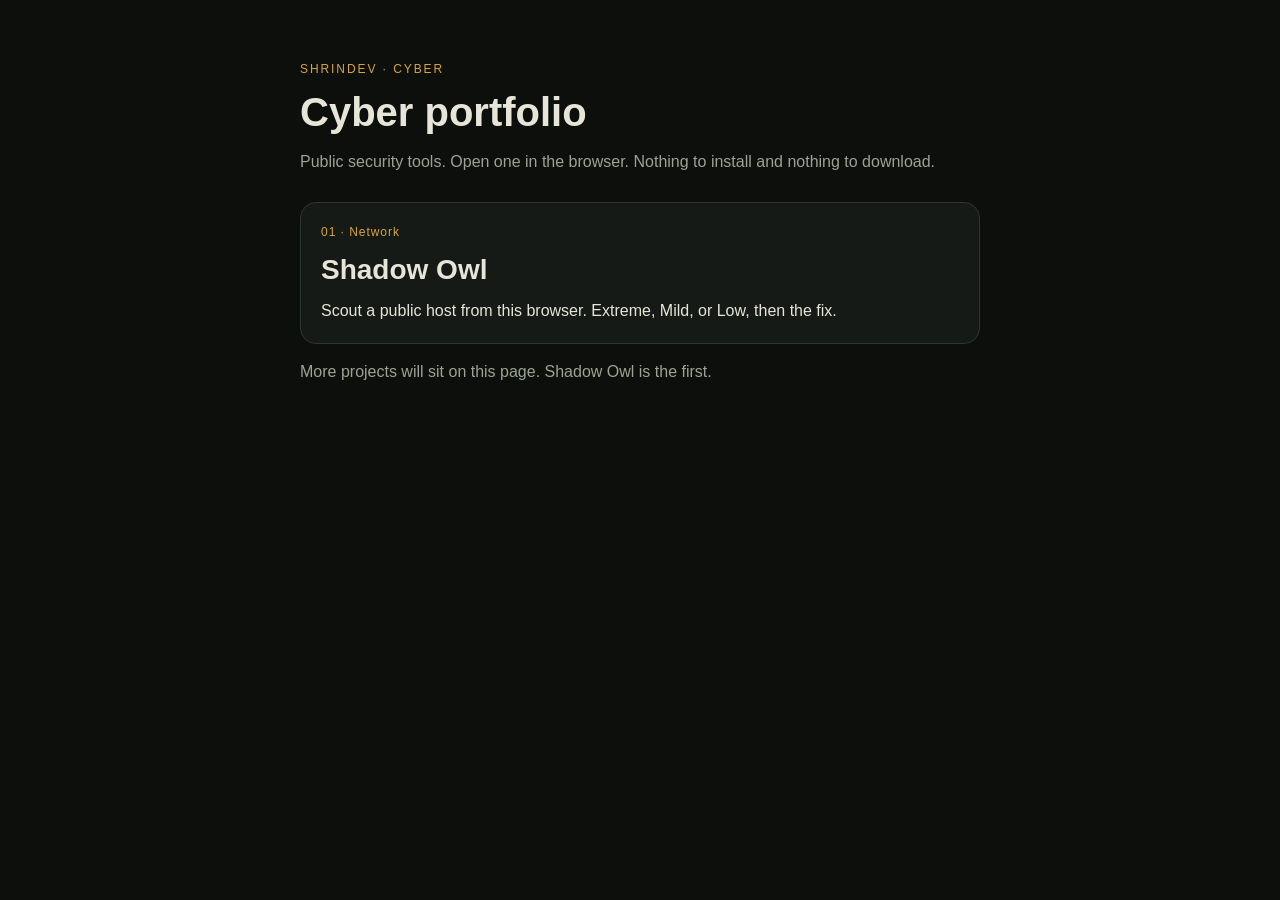
<file: index.html>
<!doctype html>
<html lang="en">
  <head>
    <meta charset="utf-8" />
    <meta name="viewport" content="width=device-width, initial-scale=1" />
    <title>Cyber Portfolio</title>
    <link rel="stylesheet" href="assets/owl.css" />
  </head>
  <body>
    <main class="wrap">
      <p class="mark">SHRINDEV · CYBER</p>
      <h1>Cyber portfolio</h1>
      <p class="lead">Public security tools. Open one in the browser. Nothing to install and nothing to download.</p>
      <a class="card" href="https://htmlpreview.github.io/?https://github.com/shrindev/cyber-portfolio/blob/723bd15bbdc79f9b33ce2c2581aaad2da35bf3a0/shadow-owl/index.html">
        <span class="kicker">01 · Network</span>
        <strong>Shadow Owl</strong>
        <span>Scout a public host from this browser. Extreme, Mild, or Low, then the fix.</span>
      </a>
      <p class="note">More projects will sit on this page. Shadow Owl is the first.</p>
    </main>
  </body>
</html>
</file>
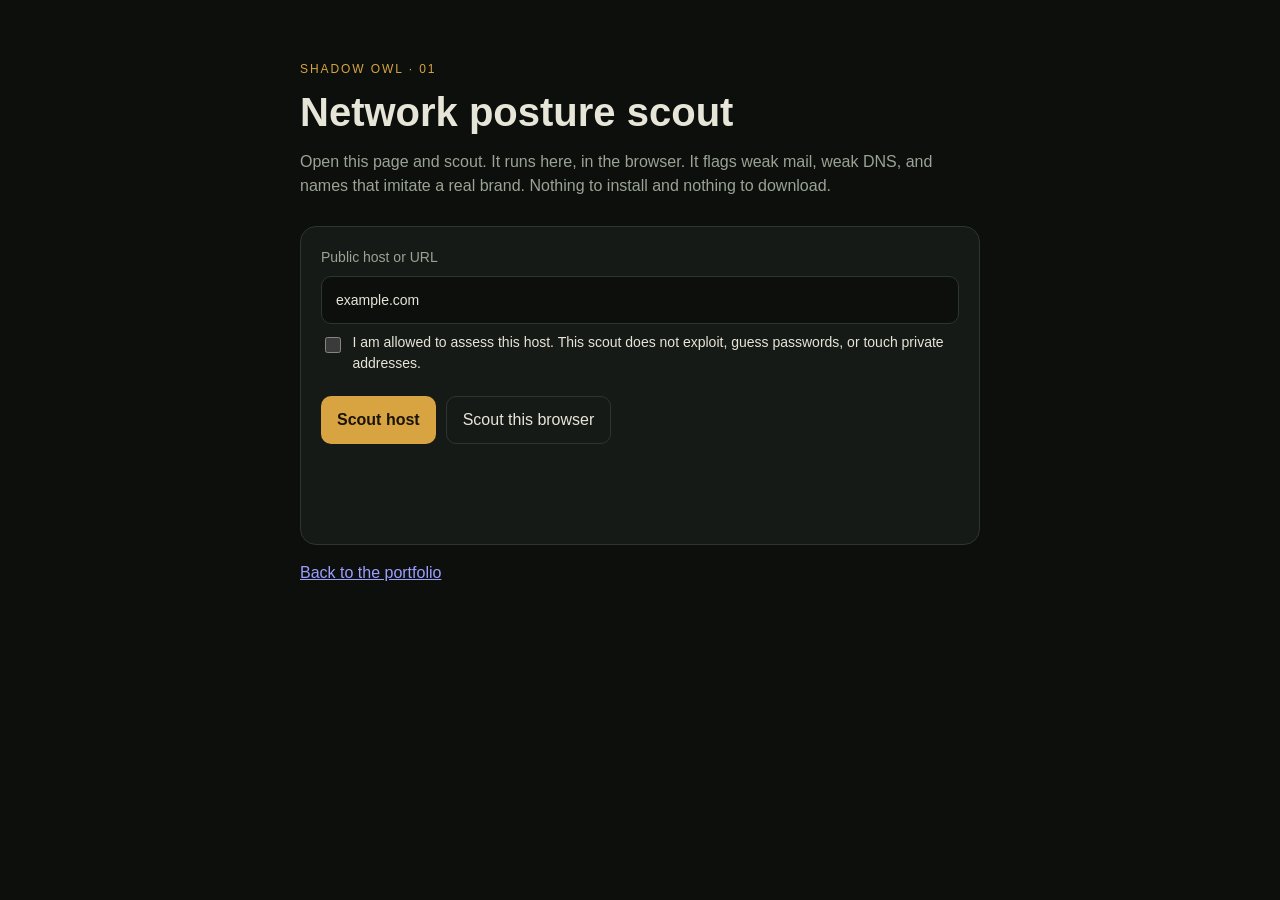
<file: shadow-owl/index.html>
<!doctype html>
<html lang="en">
  <head>
    <meta charset="utf-8" />
    <meta name="viewport" content="width=device-width, initial-scale=1" />
    <title>Shadow Owl</title>
    <link rel="stylesheet" href="../assets/owl.css" />
  </head>
  <body>
    <main class="wrap">
      <p class="mark">SHADOW OWL · 01</p>
      <h1>Network posture scout</h1>
      <p class="lead">Open this page and scout. It runs here, in the browser. It flags weak mail, weak DNS, and names that imitate a real brand. Nothing to install and nothing to download.</p>
      <form class="panel" id="form" action="#" method="post">
        <label>Public host or URL
          <input id="host" type="text" value="example.com" autocomplete="off" spellcheck="false" />
        </label>
        <label class="check">
          <input id="allowed" type="checkbox" />
          <span>I am allowed to assess this host. This scout does not exploit, guess passwords, or touch private addresses.</span>
        </label>
        <div class="row">
          <button class="go" id="go" type="button">Scout host</button>
          <button class="ghost" type="button" id="device">Scout this browser</button>
        </div>
        <p id="status" class="lead"></p>
        <p id="error" class="err"></p>
      </form>
      <section id="report"></section>
      <p class="note"><a id="back" href="https://htmlpreview.github.io/?https://github.com/shrindev/cyber-portfolio/blob/main/index.html">Back to the portfolio</a></p>
    </main>
    <script src="../assets/local-scout.js"></script>
    <script>
      (function () {
        function boot() {
          var go = document.querySelector("#go");
          var device = document.querySelector("#device");
          if (!go || !device || !window.ShadowOwl) {
            setTimeout(boot, 40);
            return;
          }
          if (go.getAttribute("data-ready") === "1") return;
          go.setAttribute("data-ready", "1");
          go.addEventListener("click", runHost);
          device.addEventListener("click", runDevice);
        }

        async function runHost() {
          var allowed = document.querySelector("#allowed");
          var status = document.querySelector("#status");
          var error = document.querySelector("#error");
          var report = document.querySelector("#report");
          var host = document.querySelector("#host").value;
          error.textContent = "";
          report.innerHTML = "";
          if (!allowed.checked) {
            error.textContent = "Confirm you are allowed to assess this host.";
            return;
          }
          status.textContent = "Scouting from this browser…";
          try {
            var data = await scoutHost(host);
            status.textContent = "";
            paint(data);
          } catch (reason) {
            status.textContent = "";
            error.textContent = reason.message || "The scout could not finish.";
          }
        }

        async function runDevice() {
          var status = document.querySelector("#status");
          var error = document.querySelector("#error");
          var report = document.querySelector("#report");
          error.textContent = "";
          report.innerHTML = "";
          status.textContent = "Reading this browser only…";
          var data = await ShadowOwl.scoutBrowser();
          status.textContent = "";
          paint(data);
        }

        async function scoutHost(host) {
          var deep = await deepScout(host);
          if (deep) return deep;
          return ShadowOwl.scout(host);
        }

        async function deepScout(host) {
          if (location.protocol === "file:") return null;
          if (location.hostname.endsWith("github.io")) return null;
          var response;
          try {
            response = await fetch(new URL("../api/scout", location.href), {
              method: "POST",
              headers: { "content-type": "application/json" },
              body: JSON.stringify({ host: host }),
            });
          } catch (err) {
            return null;
          }
          if (response.status === 404 || response.status === 405) return null;
          var data = await response.json().catch(function () { return {}; });
          if (!response.ok) throw new Error(data.error || "Scout failed");
          data.mode = "deep";
          return data;
        }

        function paint(data) {
          var report = document.querySelector("#report");
          var findings = data.findings || [];
          lastText = reportText(data);
          report.innerHTML =
            '<article class="panel">' +
            '<p class="score">' + escapeHtml(data.score) + " · " + escapeHtml(data.posture || "") + "</p>" +
            "<h2>" + escapeHtml(data.target) + "</h2>" +
            "<p>" + escapeHtml(data.summary) + "</p>" +
            findings.map(function (item) {
              return '<div class="finding"><span class="sev ' + escapeHtml(item.severity) + '">' + label(item.severity) + "</span> " +
                escapeHtml(item.title) +
                '<p class="lead">' + escapeHtml(item.evidence || "") + "</p>" +
                '<p class="lead">' + escapeHtml((item.fix && item.fix[0]) || "") + "</p></div>";
            }).join("") +
            (data.passes || []).map(function (pass) {
              return '<p class="low">' + escapeHtml(pass) + "</p>";
            }).join("") +
            '<p class="row"><button class="ghost" type="button" id="copy">Copy report</button></p>' +
            "</article>";
          var copy = document.querySelector("#copy");
          if (copy) copy.addEventListener("click", copyReport);
        }

        var lastText = "";

        function reportText(data) {
          var lines = [
            "Shadow Owl",
            "Target: " + (data.target || ""),
            "Score: " + (data.score == null ? "" : data.score) + " " + (data.posture || ""),
            data.summary || "",
            "",
          ];
          (data.findings || []).forEach(function (item) {
            lines.push(label(item.severity) + " — " + item.title);
            if (item.evidence) lines.push(item.evidence);
            if (item.fix && item.fix[0]) lines.push(item.fix[0]);
            lines.push("");
          });
          (data.passes || []).forEach(function (pass) { lines.push(pass); });
          return lines.join("\n").trim() + "\n";
        }

        async function copyReport() {
          var status = document.querySelector("#status");
          var error = document.querySelector("#error");
          error.textContent = "";
          try {
            await navigator.clipboard.writeText(lastText);
            status.textContent = "Report copied.";
          } catch (err) {
            var area = document.createElement("textarea");
            area.value = lastText;
            document.body.appendChild(area);
            area.select();
            var ok = false;
            try { ok = document.execCommand("copy"); } catch (e) { ok = false; }
            area.remove();
            status.textContent = ok ? "Report copied." : "Could not copy. Select the report and copy it.";
          }
        }

        function label(severity) {
          if (severity === "extreme") return "Extreme";
          if (severity === "mild") return "Mild";
          return "Low";
        }

        function escapeHtml(value) {
          return String(value)
            .replace(/&/g, "\u0026amp;")
            .replace(/</g, "\u0026lt;")
            .replace(/>/g, "\u0026gt;")
            .replace(/"/g, "\u0026quot;")
            .replace(/'/g, "\u0026#39;");
        }

        boot();
      })();
    </script>
  </body>
</html>
</file>
